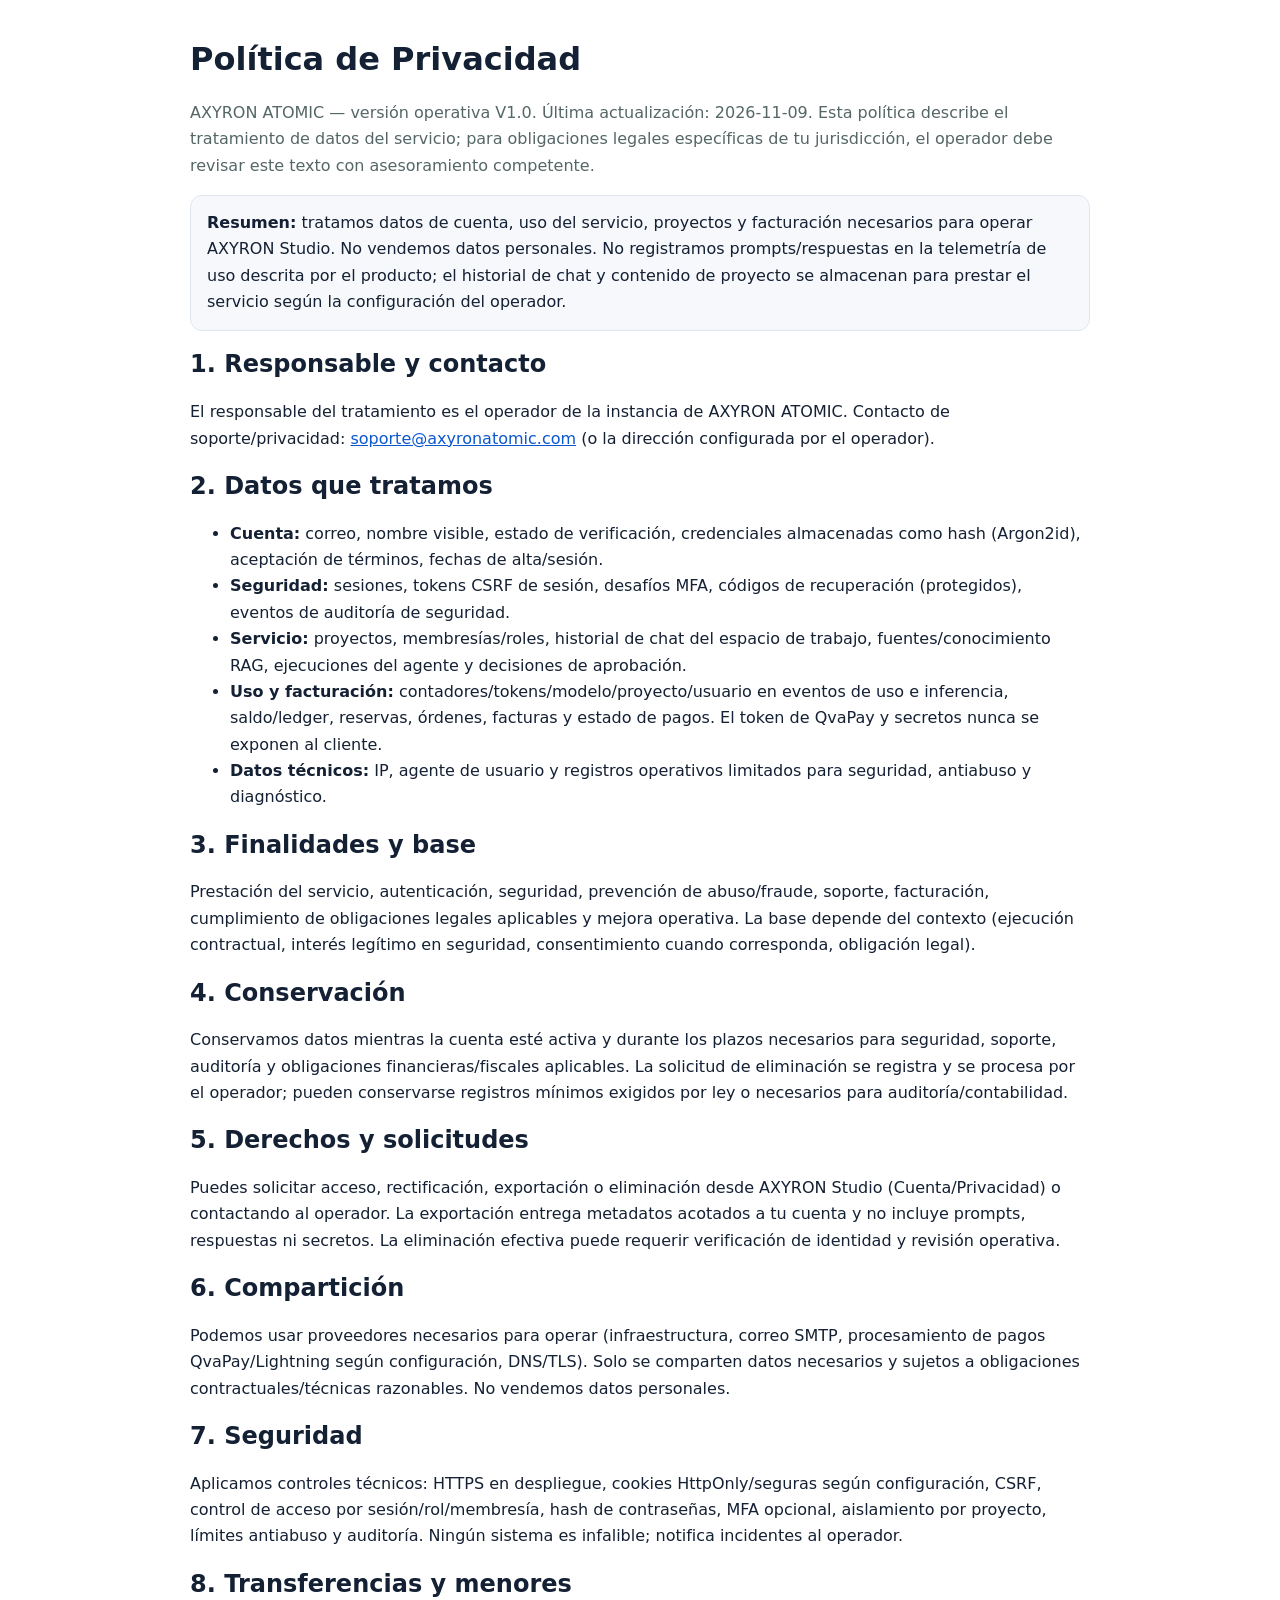
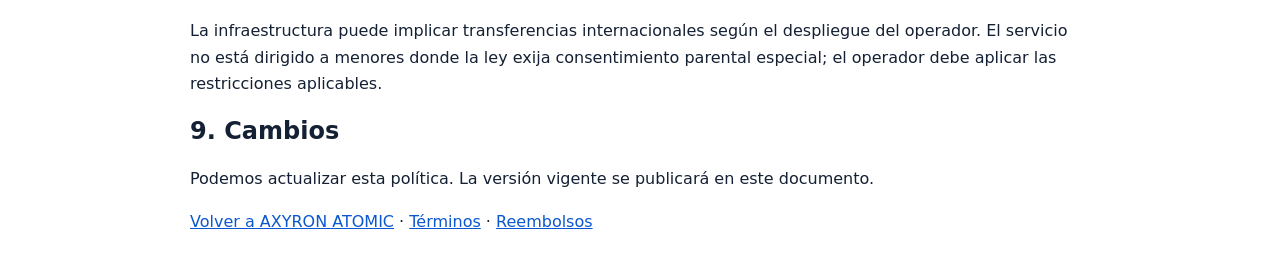
<file: frontend/privacidad.html>
<!doctype html><html lang="es"><head><meta charset="utf-8"><meta name="viewport" content="width=device-width,initial-scale=1"><title>Política de Privacidad — AXYRON ATOMIC</title>
<style>body{font-family:system-ui,-apple-system,Segoe UI,Roboto,sans-serif;max-width:900px;margin:40px auto;padding:0 20px;line-height:1.65;color:#142033}h1,h2{line-height:1.2}a{color:#0b57d0}.muted{color:#566}.box{background:#f6f8fb;border:1px solid #dfe6f1;border-radius:12px;padding:14px 16px}</style></head><body>
<h1>Política de Privacidad</h1>
<p class="muted">AXYRON ATOMIC — versión operativa V1.0. Última actualización: 2026-11-09. Esta política describe el tratamiento de datos del servicio; para obligaciones legales específicas de tu jurisdicción, el operador debe revisar este texto con asesoramiento competente.</p>
<div class="box"><strong>Resumen:</strong> tratamos datos de cuenta, uso del servicio, proyectos y facturación necesarios para operar AXYRON Studio. No vendemos datos personales. No registramos prompts/respuestas en la telemetría de uso descrita por el producto; el historial de chat y contenido de proyecto se almacenan para prestar el servicio según la configuración del operador.</div>
<h2>1. Responsable y contacto</h2>
<p>El responsable del tratamiento es el operador de la instancia de AXYRON ATOMIC. Contacto de soporte/privacidad: <a href="mailto:soporte@axyronatomic.com">soporte@axyronatomic.com</a> (o la dirección configurada por el operador).</p>
<h2>2. Datos que tratamos</h2>
<ul>
<li><strong>Cuenta:</strong> correo, nombre visible, estado de verificación, credenciales almacenadas como hash (Argon2id), aceptación de términos, fechas de alta/sesión.</li>
<li><strong>Seguridad:</strong> sesiones, tokens CSRF de sesión, desafíos MFA, códigos de recuperación (protegidos), eventos de auditoría de seguridad.</li>
<li><strong>Servicio:</strong> proyectos, membresías/roles, historial de chat del espacio de trabajo, fuentes/conocimiento RAG, ejecuciones del agente y decisiones de aprobación.</li>
<li><strong>Uso y facturación:</strong> contadores/tokens/modelo/proyecto/usuario en eventos de uso e inferencia, saldo/ledger, reservas, órdenes, facturas y estado de pagos. El token de QvaPay y secretos nunca se exponen al cliente.</li>
<li><strong>Datos técnicos:</strong> IP, agente de usuario y registros operativos limitados para seguridad, antiabuso y diagnóstico.</li>
</ul>
<h2>3. Finalidades y base</h2>
<p>Prestación del servicio, autenticación, seguridad, prevención de abuso/fraude, soporte, facturación, cumplimiento de obligaciones legales aplicables y mejora operativa. La base depende del contexto (ejecución contractual, interés legítimo en seguridad, consentimiento cuando corresponda, obligación legal).</p>
<h2>4. Conservación</h2>
<p>Conservamos datos mientras la cuenta esté activa y durante los plazos necesarios para seguridad, soporte, auditoría y obligaciones financieras/fiscales aplicables. La solicitud de eliminación se registra y se procesa por el operador; pueden conservarse registros mínimos exigidos por ley o necesarios para auditoría/contabilidad.</p>
<h2>5. Derechos y solicitudes</h2>
<p>Puedes solicitar acceso, rectificación, exportación o eliminación desde AXYRON Studio (Cuenta/Privacidad) o contactando al operador. La exportación entrega metadatos acotados a tu cuenta y no incluye prompts, respuestas ni secretos. La eliminación efectiva puede requerir verificación de identidad y revisión operativa.</p>
<h2>6. Compartición</h2>
<p>Podemos usar proveedores necesarios para operar (infraestructura, correo SMTP, procesamiento de pagos QvaPay/Lightning según configuración, DNS/TLS). Solo se comparten datos necesarios y sujetos a obligaciones contractuales/técnicas razonables. No vendemos datos personales.</p>
<h2>7. Seguridad</h2>
<p>Aplicamos controles técnicos: HTTPS en despliegue, cookies HttpOnly/seguras según configuración, CSRF, control de acceso por sesión/rol/membresía, hash de contraseñas, MFA opcional, aislamiento por proyecto, límites antiabuso y auditoría. Ningún sistema es infalible; notifica incidentes al operador.</p>
<h2>8. Transferencias y menores</h2>
<p>La infraestructura puede implicar transferencias internacionales según el despliegue del operador. El servicio no está dirigido a menores donde la ley exija consentimiento parental especial; el operador debe aplicar las restricciones aplicables.</p>
<h2>9. Cambios</h2>
<p>Podemos actualizar esta política. La versión vigente se publicará en este documento.</p>
<p><a href="/">Volver a AXYRON ATOMIC</a> · <a href="/terminos.html">Términos</a> · <a href="/reembolsos.html">Reembolsos</a></p>
</body></html>
</file>
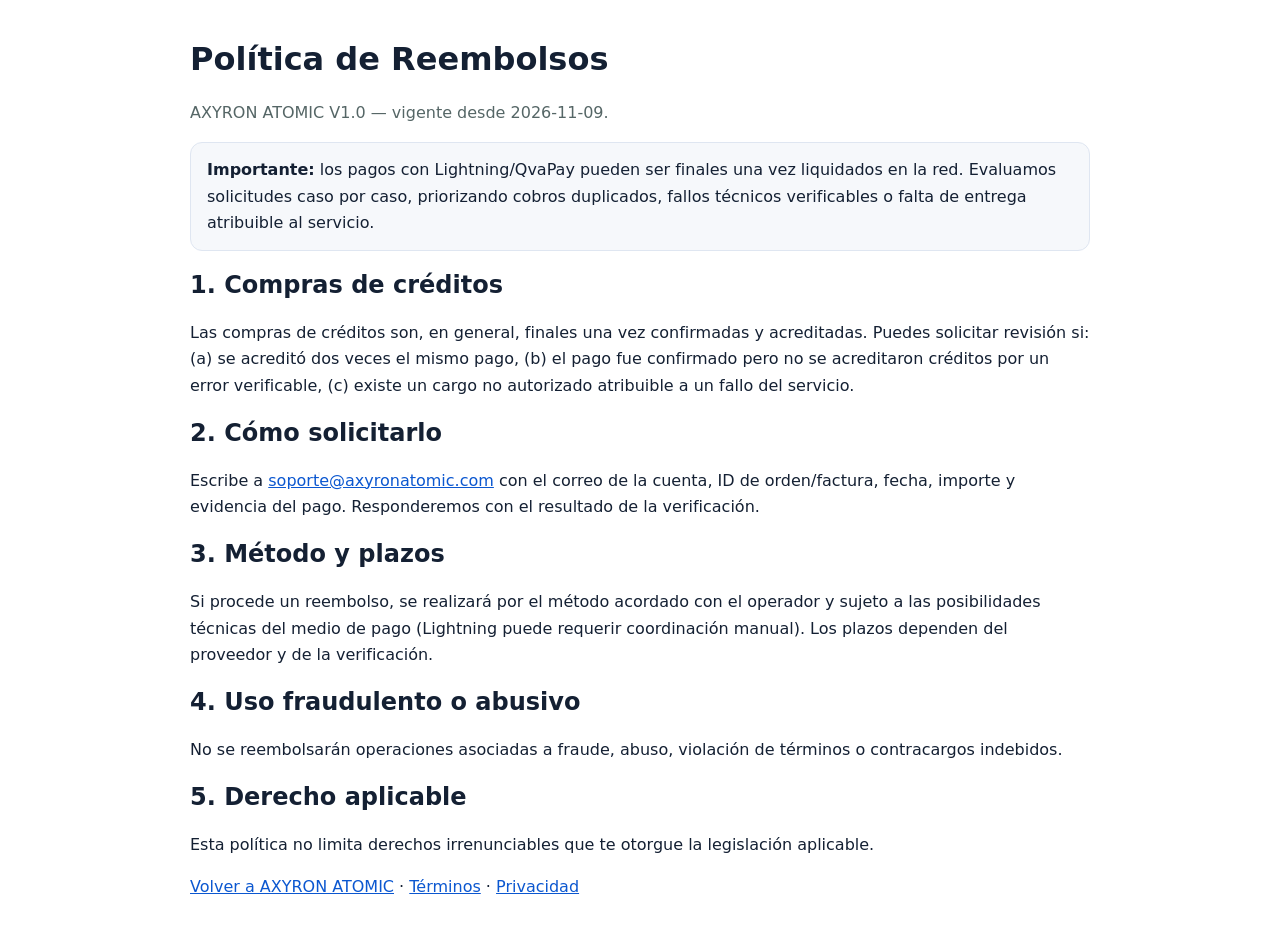
<file: frontend/reembolsos.html>
<!doctype html><html lang="es"><head><meta charset="utf-8"><meta name="viewport" content="width=device-width,initial-scale=1"><title>Política de Reembolsos — AXYRON ATOMIC</title>
<style>body{font-family:system-ui,-apple-system,Segoe UI,Roboto,sans-serif;max-width:900px;margin:40px auto;padding:0 20px;line-height:1.65;color:#142033}h1,h2{line-height:1.2}a{color:#0b57d0}.muted{color:#566}.box{background:#f6f8fb;border:1px solid #dfe6f1;border-radius:12px;padding:14px 16px}</style></head><body>
<h1>Política de Reembolsos</h1>
<p class="muted">AXYRON ATOMIC V1.0 — vigente desde 2026-11-09.</p>
<div class="box"><strong>Importante:</strong> los pagos con Lightning/QvaPay pueden ser finales una vez liquidados en la red. Evaluamos solicitudes caso por caso, priorizando cobros duplicados, fallos técnicos verificables o falta de entrega atribuible al servicio.</div>
<h2>1. Compras de créditos</h2>
<p>Las compras de créditos son, en general, finales una vez confirmadas y acreditadas. Puedes solicitar revisión si: (a) se acreditó dos veces el mismo pago, (b) el pago fue confirmado pero no se acreditaron créditos por un error verificable, (c) existe un cargo no autorizado atribuible a un fallo del servicio.</p>
<h2>2. Cómo solicitarlo</h2>
<p>Escribe a <a href="mailto:soporte@axyronatomic.com">soporte@axyronatomic.com</a> con el correo de la cuenta, ID de orden/factura, fecha, importe y evidencia del pago. Responderemos con el resultado de la verificación.</p>
<h2>3. Método y plazos</h2>
<p>Si procede un reembolso, se realizará por el método acordado con el operador y sujeto a las posibilidades técnicas del medio de pago (Lightning puede requerir coordinación manual). Los plazos dependen del proveedor y de la verificación.</p>
<h2>4. Uso fraudulento o abusivo</h2>
<p>No se reembolsarán operaciones asociadas a fraude, abuso, violación de términos o contracargos indebidos.</p>
<h2>5. Derecho aplicable</h2>
<p>Esta política no limita derechos irrenunciables que te otorgue la legislación aplicable.</p>
<p><a href="/">Volver a AXYRON ATOMIC</a> · <a href="/terminos.html">Términos</a> · <a href="/privacidad.html">Privacidad</a></p>
</body></html>
</file>
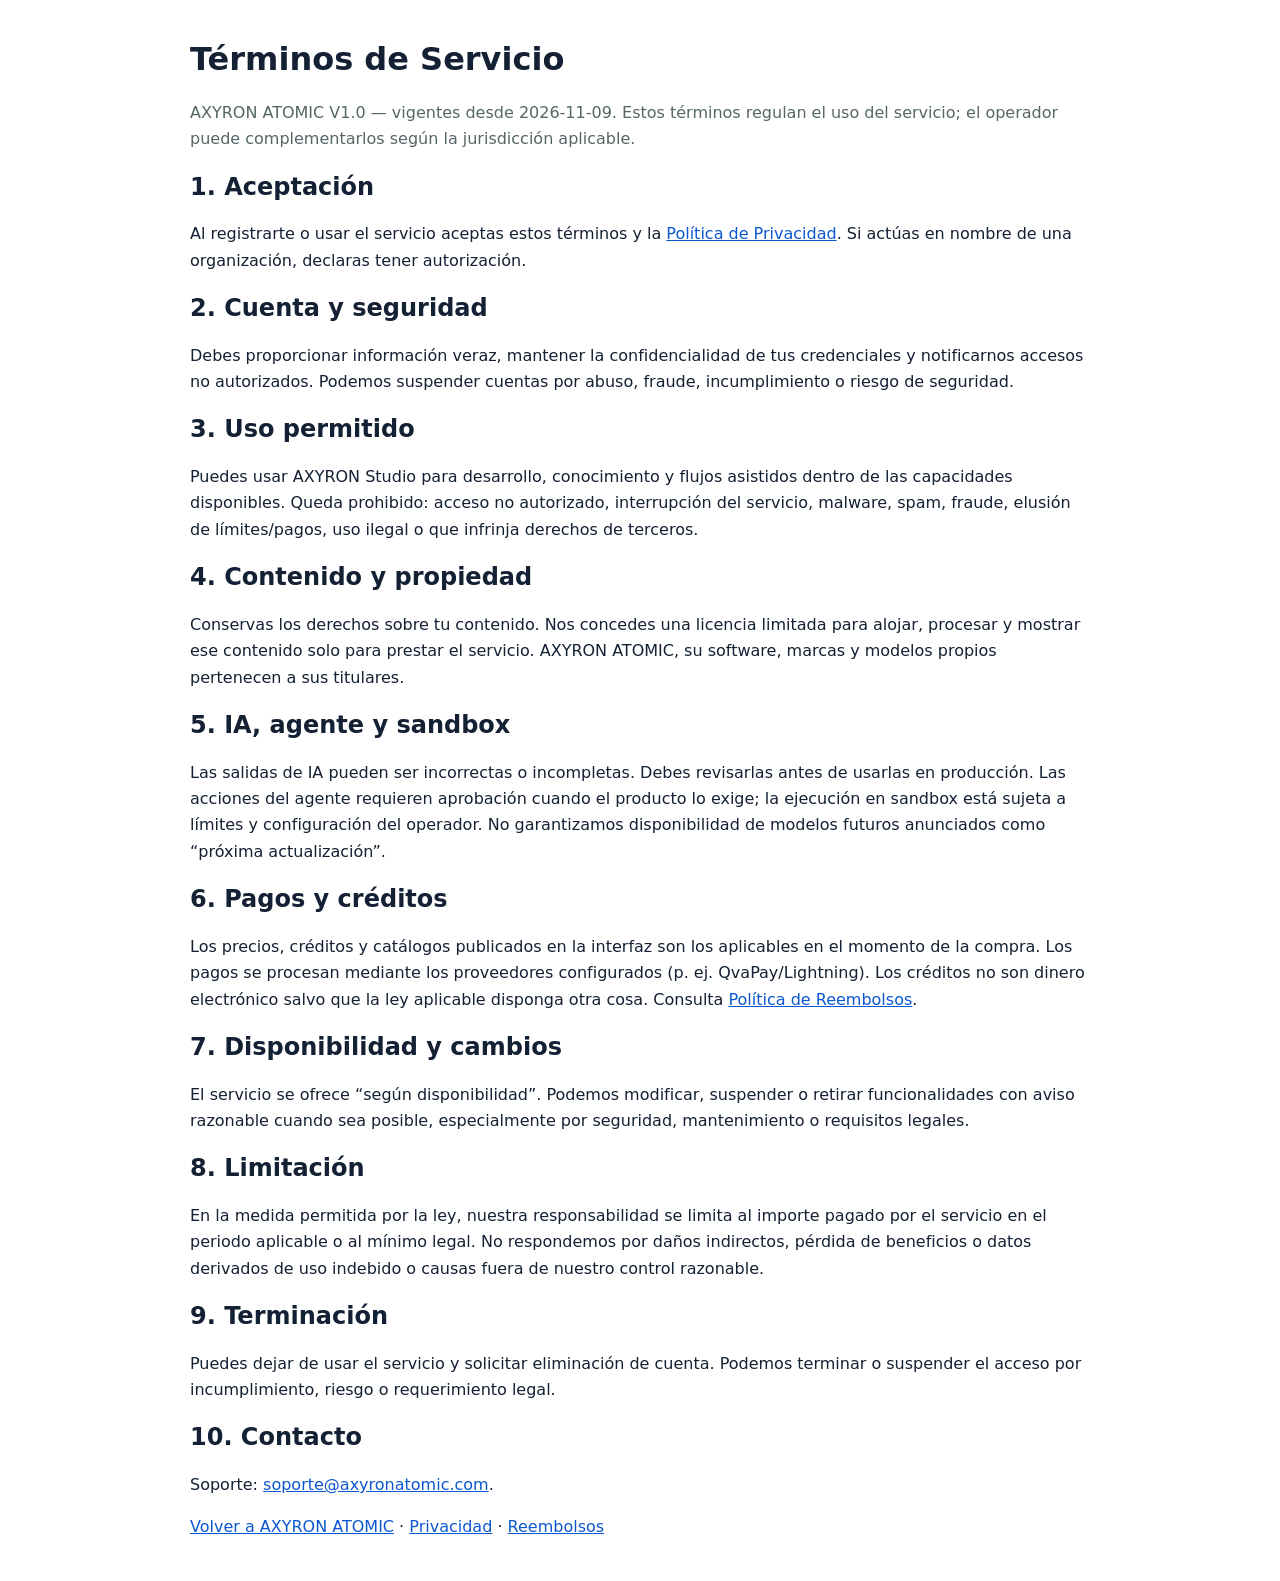
<file: frontend/terminos.html>
<!doctype html><html lang="es"><head><meta charset="utf-8"><meta name="viewport" content="width=device-width,initial-scale=1"><title>Términos de Servicio — AXYRON ATOMIC</title>
<style>body{font-family:system-ui,-apple-system,Segoe UI,Roboto,sans-serif;max-width:900px;margin:40px auto;padding:0 20px;line-height:1.65;color:#142033}h1,h2{line-height:1.2}a{color:#0b57d0}.muted{color:#566}</style></head><body>
<h1>Términos de Servicio</h1>
<p class="muted">AXYRON ATOMIC V1.0 — vigentes desde 2026-11-09. Estos términos regulan el uso del servicio; el operador puede complementarlos según la jurisdicción aplicable.</p>
<h2>1. Aceptación</h2>
<p>Al registrarte o usar el servicio aceptas estos términos y la <a href="/privacidad.html">Política de Privacidad</a>. Si actúas en nombre de una organización, declaras tener autorización.</p>
<h2>2. Cuenta y seguridad</h2>
<p>Debes proporcionar información veraz, mantener la confidencialidad de tus credenciales y notificarnos accesos no autorizados. Podemos suspender cuentas por abuso, fraude, incumplimiento o riesgo de seguridad.</p>
<h2>3. Uso permitido</h2>
<p>Puedes usar AXYRON Studio para desarrollo, conocimiento y flujos asistidos dentro de las capacidades disponibles. Queda prohibido: acceso no autorizado, interrupción del servicio, malware, spam, fraude, elusión de límites/pagos, uso ilegal o que infrinja derechos de terceros.</p>
<h2>4. Contenido y propiedad</h2>
<p>Conservas los derechos sobre tu contenido. Nos concedes una licencia limitada para alojar, procesar y mostrar ese contenido solo para prestar el servicio. AXYRON ATOMIC, su software, marcas y modelos propios pertenecen a sus titulares.</p>
<h2>5. IA, agente y sandbox</h2>
<p>Las salidas de IA pueden ser incorrectas o incompletas. Debes revisarlas antes de usarlas en producción. Las acciones del agente requieren aprobación cuando el producto lo exige; la ejecución en sandbox está sujeta a límites y configuración del operador. No garantizamos disponibilidad de modelos futuros anunciados como “próxima actualización”.</p>
<h2>6. Pagos y créditos</h2>
<p>Los precios, créditos y catálogos publicados en la interfaz son los aplicables en el momento de la compra. Los pagos se procesan mediante los proveedores configurados (p. ej. QvaPay/Lightning). Los créditos no son dinero electrónico salvo que la ley aplicable disponga otra cosa. Consulta <a href="/reembolsos.html">Política de Reembolsos</a>.</p>
<h2>7. Disponibilidad y cambios</h2>
<p>El servicio se ofrece “según disponibilidad”. Podemos modificar, suspender o retirar funcionalidades con aviso razonable cuando sea posible, especialmente por seguridad, mantenimiento o requisitos legales.</p>
<h2>8. Limitación</h2>
<p>En la medida permitida por la ley, nuestra responsabilidad se limita al importe pagado por el servicio en el periodo aplicable o al mínimo legal. No respondemos por daños indirectos, pérdida de beneficios o datos derivados de uso indebido o causas fuera de nuestro control razonable.</p>
<h2>9. Terminación</h2>
<p>Puedes dejar de usar el servicio y solicitar eliminación de cuenta. Podemos terminar o suspender el acceso por incumplimiento, riesgo o requerimiento legal.</p>
<h2>10. Contacto</h2>
<p>Soporte: <a href="mailto:soporte@axyronatomic.com">soporte@axyronatomic.com</a>.</p>
<p><a href="/">Volver a AXYRON ATOMIC</a> · <a href="/privacidad.html">Privacidad</a> · <a href="/reembolsos.html">Reembolsos</a></p>
</body></html>
</file>
